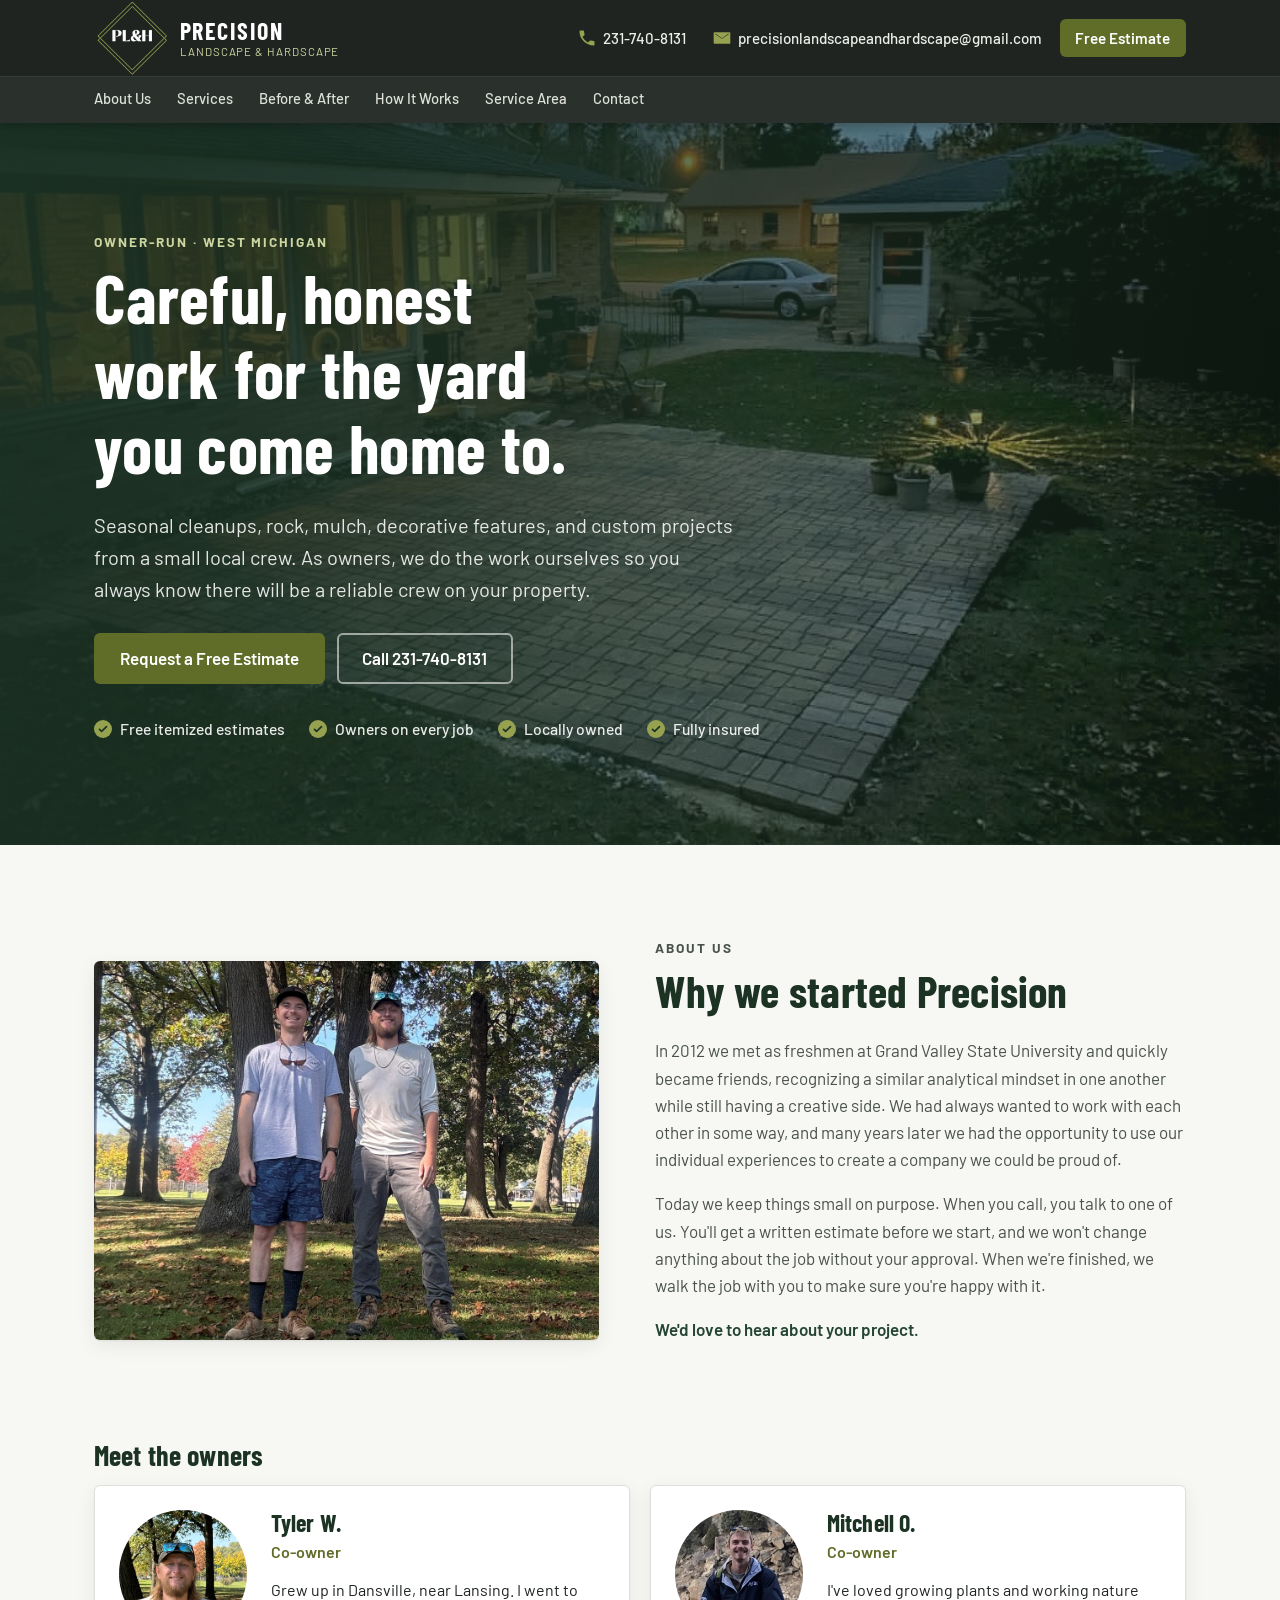
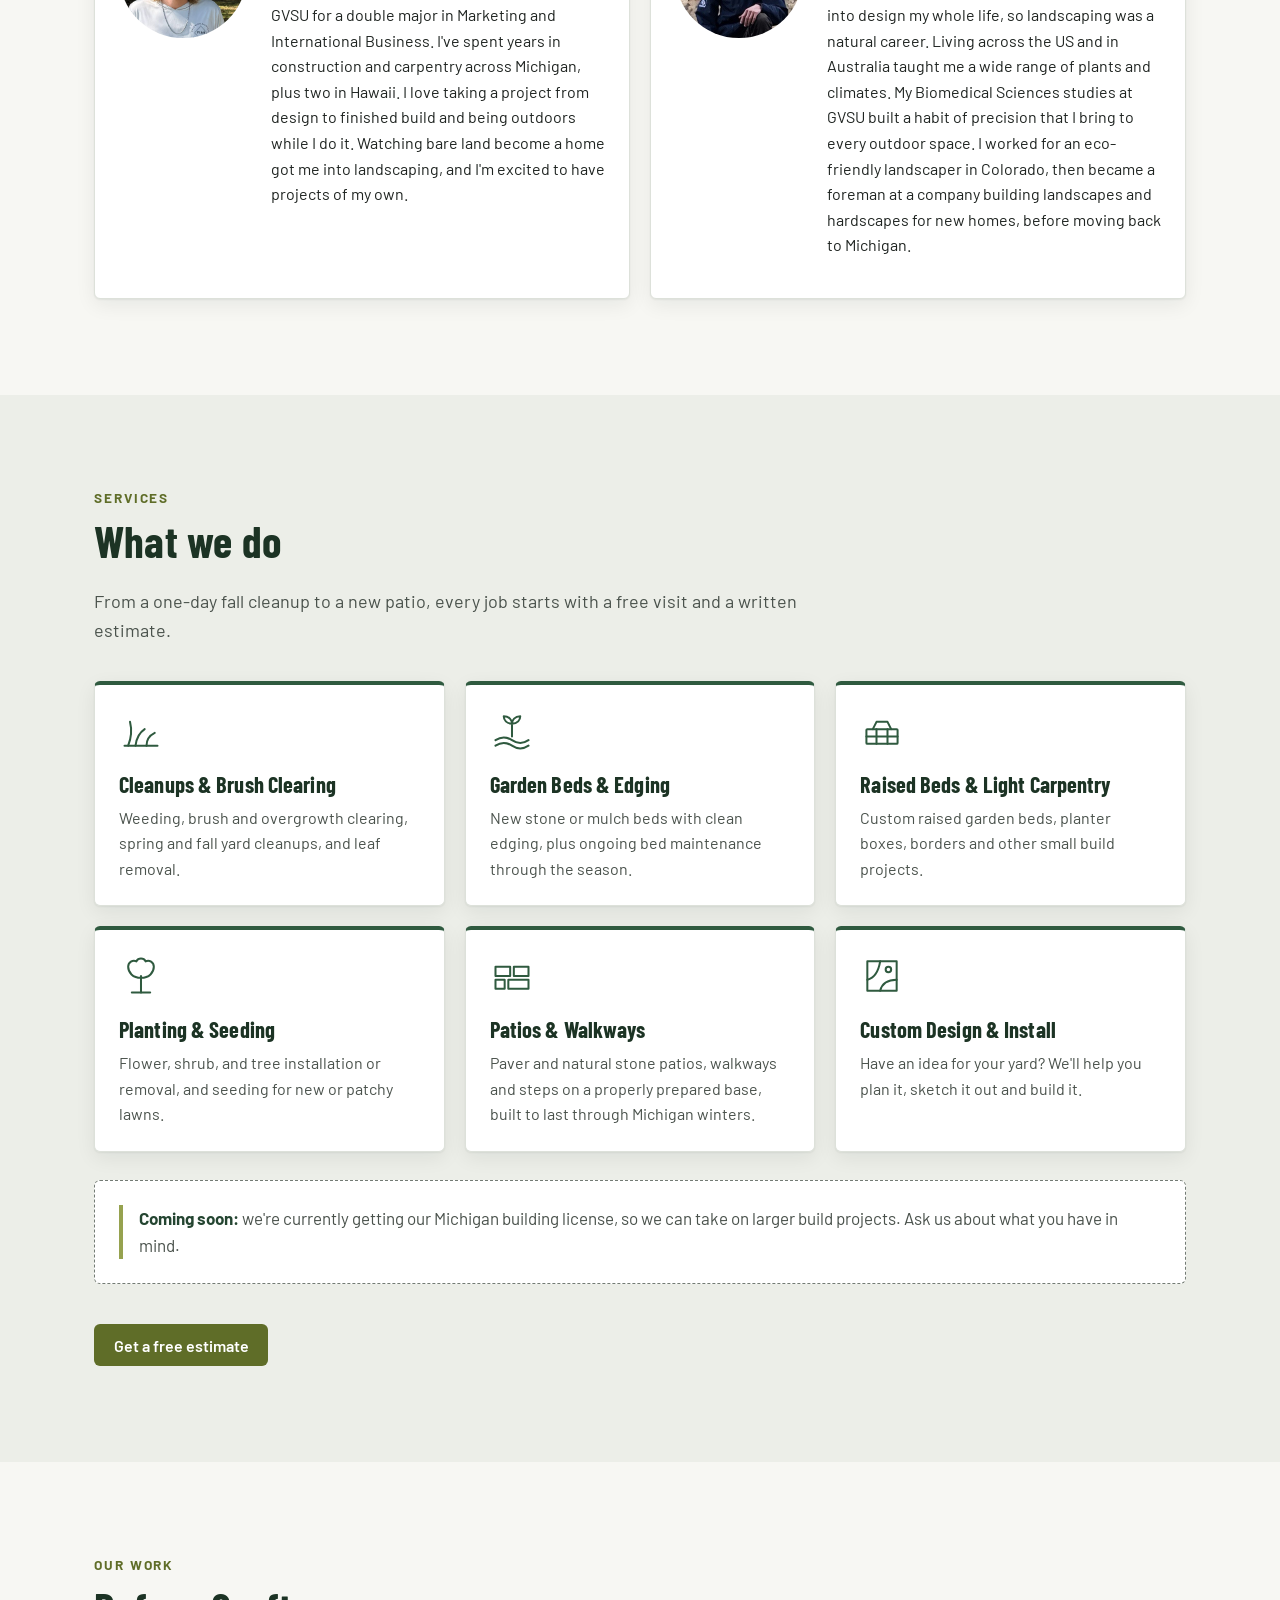
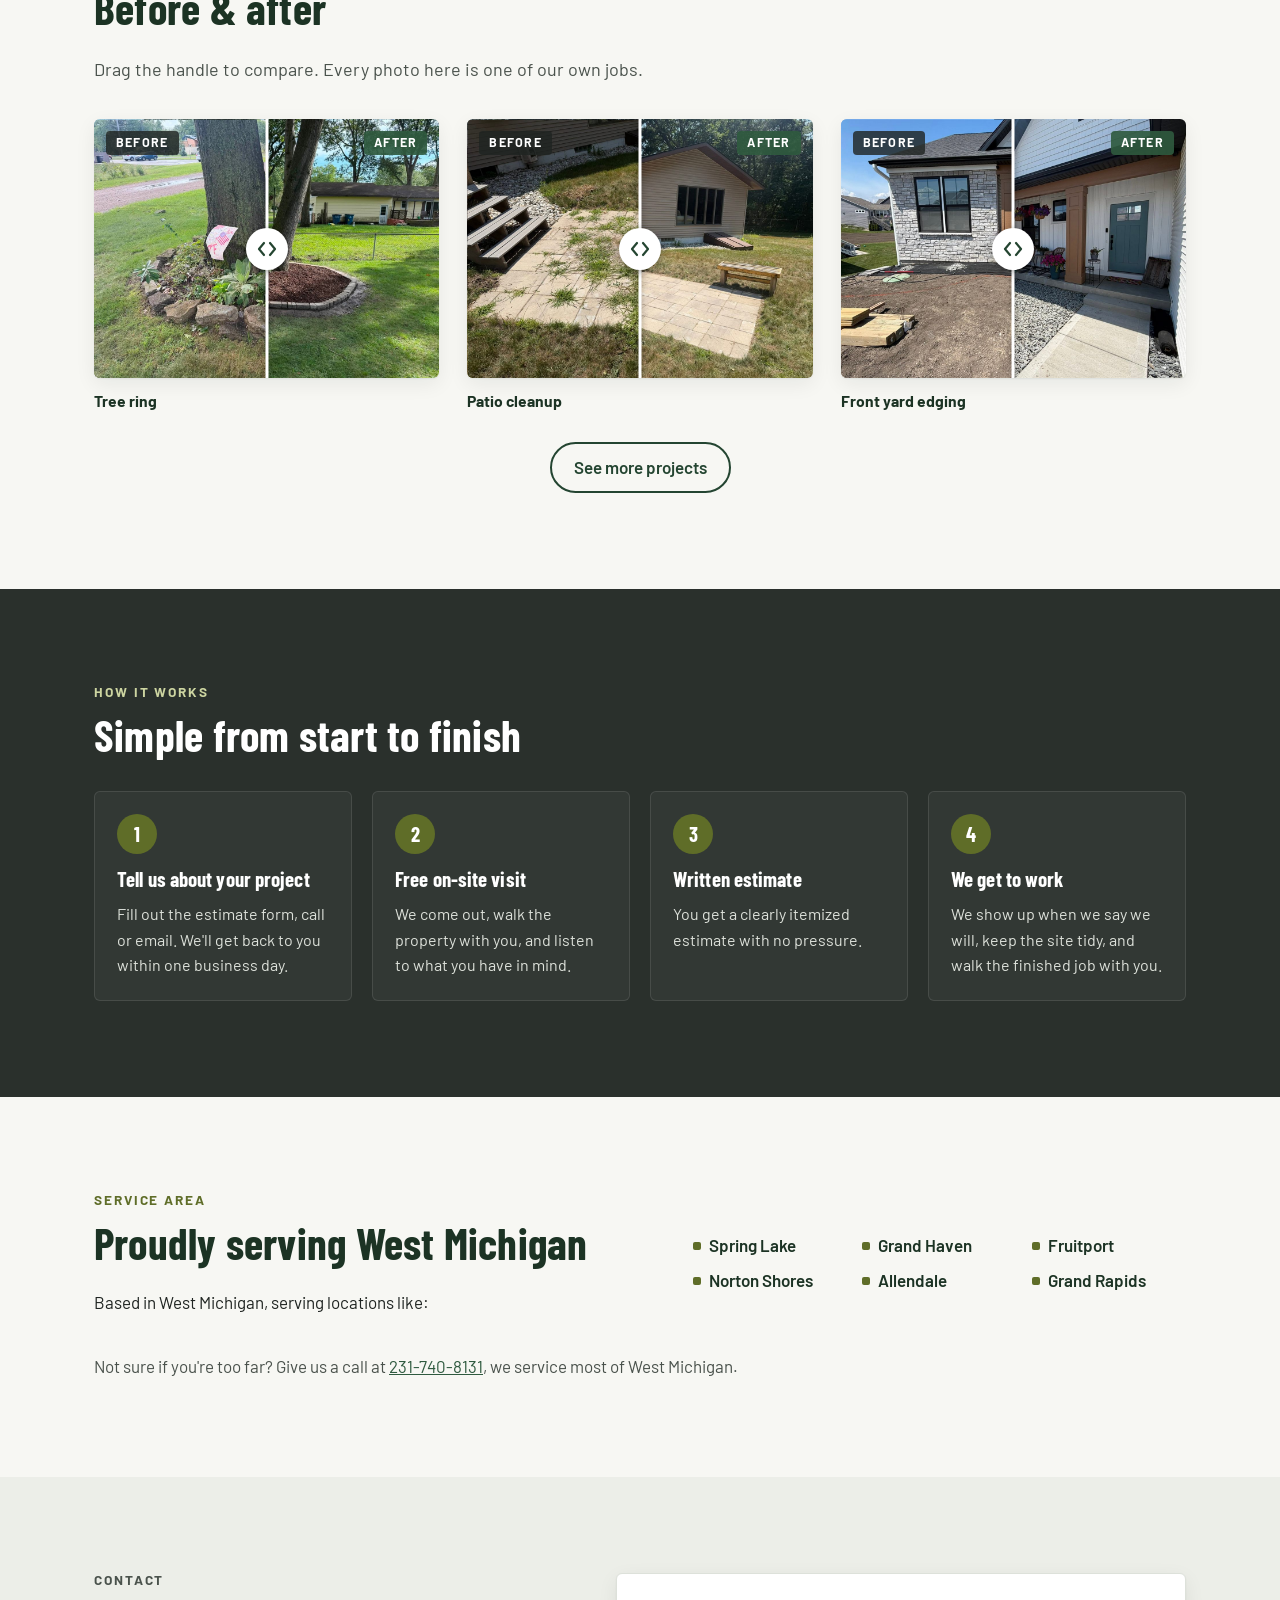
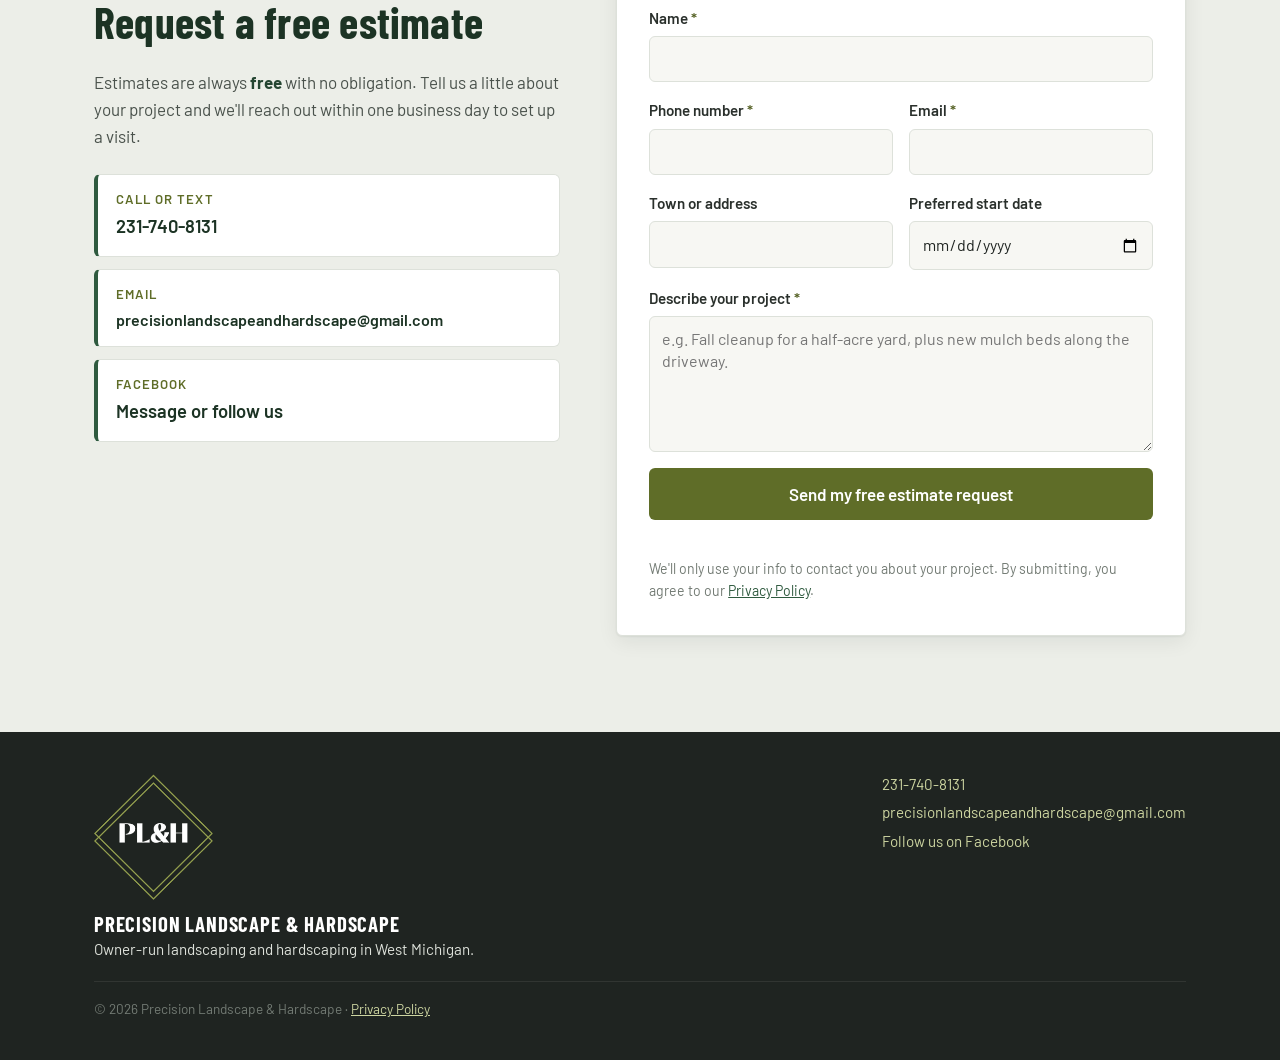
<file: index.html>
<!doctype html>
<html lang="en">
<head>
  <meta charset="utf-8">
  <meta name="viewport" content="width=device-width, initial-scale=1">
  <title>Precision Landscape &amp; Hardscape | West Michigan</title>
  <meta name="description" content="Precision Landscape & Hardscape is a small, owner-run crew in West Michigan doing seasonal cleanups, garden beds, patios, walkways and custom landscape projects. Free estimates.">
  <meta name="theme-color" content="#1f2421">
  <meta property="og:title" content="Precision Landscape & Hardscape">
  <meta property="og:description" content="Owner-run landscaping and hardscaping in West Michigan. Free estimates.">
  <meta property="og:type" content="website">
  <link rel="icon" href="assets/favicon-32.png" type="image/png" sizes="32x32">
  <link rel="apple-touch-icon" href="assets/apple-touch-icon.png">
  <link rel="preconnect" href="https://fonts.googleapis.com">
  <link rel="preconnect" href="https://fonts.gstatic.com" crossorigin>
  <link href="https://fonts.googleapis.com/css2?family=Barlow+Condensed:wght@600;700&family=Barlow:wght@400;500;600&display=swap" rel="stylesheet">
  <link rel="stylesheet" href="styles.css">
</head>
<body>
  <a class="skip-link" href="#main">Skip to content</a>

  <!-- Persistent header: brand, phone, email and the estimate button stay visible on every scroll position -->
  <header class="site-header">
    <div class="header-bar wrap">
      <a class="brand" href="#top" aria-label="Precision Landscape & Hardscape, back to top">
        <img class="brand-mark" src="assets/mark-color.png" alt="" width="256" height="256">
        <span class="brand-text">
          <span class="brand-name">Precision</span>
          <span class="brand-sub">Landscape &amp; Hardscape</span>
        </span>
      </a>

      <div class="header-contact">
        <a class="contact-link" href="tel:+12317408131">
          <svg viewBox="0 0 24 24" aria-hidden="true"><path d="M6.6 10.8a15.1 15.1 0 0 0 6.6 6.6l2.2-2.2a1 1 0 0 1 1-.25 11.4 11.4 0 0 0 3.6.57 1 1 0 0 1 1 1V20a1 1 0 0 1-1 1A17 17 0 0 1 3 4a1 1 0 0 1 1-1h3.5a1 1 0 0 1 1 1c0 1.25.2 2.45.57 3.57a1 1 0 0 1-.25 1Z"/></svg>
          <span class="contact-text">231-740-8131</span>
        </a>
        <a class="contact-link" href="mailto:precisionlandscapeandhardscape@gmail.com">
          <svg viewBox="0 0 24 24" aria-hidden="true"><path d="M3 5h18a1 1 0 0 1 1 1v12a1 1 0 0 1-1 1H3a1 1 0 0 1-1-1V6a1 1 0 0 1 1-1Zm9 7.2L4.4 7H4v.6l8 5.4 8-5.4V7h-.4Z"/></svg>
          <span class="contact-text contact-email">precisionlandscapeandhardscape@gmail.com</span>
        </a>
        <a class="btn btn-primary js-open-estimate" href="#estimate">
          Free Estimate
        </a>
      </div>
    </div>

    <nav class="site-nav" aria-label="Sections">
      <ul class="wrap">
        <li><a href="#about">About Us</a></li>
        <li><a href="#services">Services</a></li>
        <li><a href="#work">Before &amp; After</a></li>
        <li><a href="#process">How It Works</a></li>
        <li><a href="#area">Service Area</a></li>
        <li><a href="#estimate">Contact</a></li>
      </ul>
    </nav>
  </header>

  <main id="main">
    <!-- HERO -->
    <section class="hero" id="top">
      <div class="wrap hero-inner">
        <p class="eyebrow">Owner-run &middot; West Michigan</p>
        <h1>Careful, honest work for the yard you come home to.</h1>
        <p class="hero-lede">
          Seasonal cleanups, rock, mulch, decorative features, and custom
          projects from a small local crew. As owners, we do the work
          ourselves so you always know there will be a reliable crew on your
          property.
        </p>
        <div class="hero-actions">
          <a class="btn btn-primary btn-lg js-open-estimate" href="#estimate">Request a Free Estimate</a>
          <a class="btn btn-ghost btn-lg" href="tel:+12317408131">Call 231-740-8131</a>
        </div>
        <ul class="trust-row" aria-label="Why customers choose us">
          <li>Free itemized estimates</li>
          <li>Owners on every job</li>
          <li>Locally owned</li>
          <li>Fully insured</li>
        </ul>
      </div>
    </section>

    <!-- ABOUT -->
    <section class="section" id="about" aria-labelledby="about-title">
      <div class="wrap about-grid">
        <figure class="about-photo">
          <img src="assets/img/owners.jpg" alt="Tyler W. and Mitchell O., the owners of Precision Landscape &amp; Hardscape, standing under large oak trees" width="1200" height="900" loading="lazy">
        </figure>
        <div class="about-copy">
          <p class="eyebrow">About Us</p>
          <h2 id="about-title">Why we started Precision</h2>
          <p>
            In 2012 we met as freshmen at Grand Valley State University and
            quickly became friends, recognizing a similar analytical mindset in
            one another while still having a creative side. We had always wanted
            to work with each other in some way, and many years later we had the
            opportunity to use our individual experiences to create a company we
            could be proud of.
          </p>
          <p>
            Today we keep things small on purpose. When you call, you talk to
            one of us. You'll get a written estimate before we start, and we
            won't change anything about the job without your approval. When we're
            finished, we walk the job with you to make sure you're happy with
            it.
          </p>
          <p class="about-signoff">We'd love to hear about your project.</p>
        </div>
      </div>

      <div class="wrap team">
        <h3 class="team-title">Meet the owners</h3>
        <div class="team-grid">
          <article class="person">
            <img class="person-photo" src="assets/img/tyler.jpg" alt="Tyler W." width="800" height="800" loading="lazy">
            <div>
              <h4>Tyler W.</h4>
              <p class="person-role">Co-owner</p>
              <p>
                Grew up in Dansville, near Lansing. I went to GVSU for a double
                major in Marketing and International Business. I've spent years
                in construction and carpentry across Michigan, plus two in
                Hawaii. I love taking a project from design to finished build and
                being outdoors while I do it. Watching bare land become a home
                got me into landscaping, and I'm excited to have projects of my
                own.
              </p>
            </div>
          </article>
          <article class="person">
            <img class="person-photo" src="assets/img/mitchell.jpg" alt="Mitchell O." width="500" height="500" loading="lazy">
            <div>
              <h4>Mitchell O.</h4>
              <p class="person-role">Co-owner</p>
              <p>
                I've loved growing plants and working nature into design my whole
                life, so landscaping was a natural career. Living across the US
                and in Australia taught me a wide range of plants and climates.
                My Biomedical Sciences studies at GVSU built a habit of precision
                that I bring to every outdoor space. I worked for an eco-friendly
                landscaper in Colorado, then became a foreman at a company
                building landscapes and hardscapes for new homes, before moving
                back to Michigan.
              </p>
            </div>
          </article>
        </div>
      </div>
    </section>

    <!-- SERVICES -->
    <section class="section section-tint" id="services" aria-labelledby="services-title">
      <div class="wrap">
        <p class="eyebrow">Services</p>
        <h2 id="services-title">What we do</h2>
        <p class="section-lede">From a one-day fall cleanup to a new patio, every job starts with a free visit and a written estimate.</p>

        <div class="service-grid">
          <article class="service">
            <svg class="service-icon" viewBox="0 0 48 48" aria-hidden="true"><path d="M10 40c4-10 4-18 2-26M18 40c1-8 4-14 10-18M30 40c0-6 3-11 9-14" /><path d="M6 40h36" /></svg>
            <h3>Cleanups &amp; Brush Clearing</h3>
            <p>Weeding, brush and overgrowth clearing, spring and fall yard cleanups, and leaf removal.</p>
          </article>
          <article class="service">
            <svg class="service-icon" viewBox="0 0 48 48" aria-hidden="true"><path d="M6 34c6-4 12-4 18 0s12 4 18 0" /><path d="M6 40c6-4 12-4 18 0s12 4 18 0" /><path d="M24 30V16m0 0c-6 0-9-4-9-8 6 0 9 4 9 8Zm0 0c6 0 9-4 9-8-6 0-9 4-9 8Z" /></svg>
            <h3>Garden Beds &amp; Edging</h3>
            <p>New stone or mulch beds with clean edging, plus ongoing bed maintenance through the season.</p>
          </article>
          <article class="service">
            <svg class="service-icon" viewBox="0 0 48 48" aria-hidden="true"><rect x="7" y="22" width="34" height="16" rx="1" /><path d="M7 30h34M18 22v16M30 22v16M14 22l4-8h12l4 8" /></svg>
            <h3>Raised Beds &amp; Light Carpentry</h3>
            <p>Custom raised garden beds, planter boxes, borders and other small build projects.</p>
          </article>
          <article class="service">
            <svg class="service-icon" viewBox="0 0 48 48" aria-hidden="true"><path d="M24 42V24" /><path d="M24 26c-9 0-14-6-14-12 0-5 5-8 9-6 2-4 8-4 10 0 4-2 9 1 9 6 0 6-5 12-14 12Z" /><path d="M14 42h20" /></svg>
            <h3>Planting &amp; Seeding</h3>
            <p>Flower, shrub, and tree installation or removal, and seeding for new or patchy lawns.</p>
          </article>
          <article class="service">
            <svg class="service-icon" viewBox="0 0 48 48" aria-hidden="true"><path d="M6 14h16v10H6zM26 14h16v10H26zM6 28h10v10H6zM20 28h22v10H20z" /></svg>
            <h3>Patios &amp; Walkways</h3>
            <p>Paver and natural stone patios, walkways and steps on a properly prepared base, built to last through Michigan winters.</p>
          </article>
          <article class="service">
            <svg class="service-icon" viewBox="0 0 48 48" aria-hidden="true"><path d="M8 40V8h32v32Z" /><path d="M8 28c8-2 12-8 14-20M22 40c2-8 8-12 18-12" /><circle cx="31" cy="17" r="3" /></svg>
            <h3>Custom Design &amp; Install</h3>
            <p>Have an idea for your yard? We'll help you plan it, sketch it out and build it.</p>
          </article>
        </div>

        <div class="services-extra">
          <p class="license-note">
            <strong>Coming soon:</strong> we're currently getting our Michigan
            building license, so we can take on larger build projects. Ask us about
            what you have in mind.
          </p>
        </div>

        <div class="section-cta">
          <a class="btn btn-primary js-open-estimate" href="#estimate">Get a free estimate</a>
        </div>
      </div>
    </section>

    <!-- BEFORE & AFTER -->
    <section class="section" id="work" aria-labelledby="work-title">
      <div class="wrap">
        <p class="eyebrow">Our Work</p>
        <h2 id="work-title">Before &amp; after</h2>
        <p class="section-lede">Drag the handle to compare. Every photo here is one of our own jobs.</p>

        <!-- Each pair must use the same photo size. Landscape pairs are 1200x900; add class "ba-tall" for portrait pairs (900x1200). -->
        <div class="ba-grid">
          <figure class="ba">
            <div class="ba-frame" style="--pos: 50%">
              <img class="ba-after" src="assets/img/work/tree-ring-after.jpg" alt="After: tree base with a clean border and fresh mulch" width="1200" height="900" loading="lazy">
              <img class="ba-before" src="assets/img/work/tree-ring-before.jpg" alt="Before: tree base with an old ring of rocks" width="1200" height="900" loading="lazy">
              <span class="ba-tag ba-tag-before" aria-hidden="true">Before</span>
              <span class="ba-tag ba-tag-after" aria-hidden="true">After</span>
              <input class="ba-range" type="range" min="0" max="100" value="50" aria-label="Compare before and after">
            </div>
            <figcaption><strong>Tree ring</strong></figcaption>
          </figure>
          <figure class="ba">
            <div class="ba-frame" style="--pos: 50%">
              <img class="ba-after" src="assets/img/work/patio-after.jpg" alt="After: clean paver patio with a bench" width="1200" height="900" loading="lazy">
              <img class="ba-before" src="assets/img/work/patio-before.jpg" alt="Before: paver patio overgrown with weeds" width="1200" height="900" loading="lazy">
              <span class="ba-tag ba-tag-before" aria-hidden="true">Before</span>
              <span class="ba-tag ba-tag-after" aria-hidden="true">After</span>
              <input class="ba-range" type="range" min="0" max="100" value="50" aria-label="Compare before and after">
            </div>
            <figcaption><strong>Patio cleanup</strong></figcaption>
          </figure>
          <figure class="ba">
            <div class="ba-frame" style="--pos: 50%">
              <img class="ba-after" src="assets/img/work/front-yard-after.jpg" alt="After: front yard with a curved gravel border" width="1200" height="900" loading="lazy">
              <img class="ba-before" src="assets/img/work/front-yard-before.jpg" alt="Before: bare graded soil in front of the house" width="1200" height="900" loading="lazy">
              <span class="ba-tag ba-tag-before" aria-hidden="true">Before</span>
              <span class="ba-tag ba-tag-after" aria-hidden="true">After</span>
              <input class="ba-range" type="range" min="0" max="100" value="50" aria-label="Compare before and after">
            </div>
            <figcaption><strong>Front yard edging</strong></figcaption>
          </figure>
        </div>

        <details class="ba-more">
          <summary><span class="ba-more-open">See more projects</span><span class="ba-more-close">Show fewer projects</span></summary>
          <div class="ba-grid">
            <figure class="ba ba-tall">
              <div class="ba-frame" style="--pos: 50%">
                <img class="ba-after" src="assets/img/work/fall-cleanup-after.jpg" alt="After: front walkway and lawn cleared of leaves" width="720" height="960" loading="lazy">
                <img class="ba-before" src="assets/img/work/fall-cleanup-before.jpg" alt="Before: front walkway and lawn covered in fallen leaves" width="720" height="960" loading="lazy">
                <span class="ba-tag ba-tag-before" aria-hidden="true">Before</span>
                <span class="ba-tag ba-tag-after" aria-hidden="true">After</span>
                <input class="ba-range" type="range" min="0" max="100" value="50" aria-label="Compare before and after">
              </div>
              <figcaption><strong>Fall cleanup</strong></figcaption>
            </figure>
            <figure class="ba ba-tall">
              <div class="ba-frame" style="--pos: 50%">
                <img class="ba-after" src="assets/img/work/rock-steps-after.jpg" alt="After: finished natural stone steps up a slope" width="900" height="1200" loading="lazy">
                <img class="ba-before" src="assets/img/work/rock-steps-before.jpg" alt="Before: large stones set out along the slope" width="900" height="1200" loading="lazy">
                <span class="ba-tag ba-tag-before" aria-hidden="true">Before</span>
                <span class="ba-tag ba-tag-after" aria-hidden="true">After</span>
                <input class="ba-range" type="range" min="0" max="100" value="50" aria-label="Compare before and after">
              </div>
              <figcaption><strong>Natural stone steps</strong></figcaption>
            </figure>
            <figure class="ba ba-tall">
              <div class="ba-frame" style="--pos: 50%">
                <img class="ba-after" src="assets/img/work/walkway-after.jpg" alt="After: paver walkway along the side of the house" width="900" height="1200" loading="lazy">
                <img class="ba-before" src="assets/img/work/walkway-before.jpg" alt="Before: prepared base with landscape fabric" width="900" height="1200" loading="lazy">
                <span class="ba-tag ba-tag-before" aria-hidden="true">Before</span>
                <span class="ba-tag ba-tag-after" aria-hidden="true">After</span>
                <input class="ba-range" type="range" min="0" max="100" value="50" aria-label="Compare before and after">
              </div>
              <figcaption><strong>Side walkway</strong></figcaption>
            </figure>
          </div>
        </details>
      </div>
    </section>

    <!-- PROCESS -->
    <section class="section section-dark" id="process" aria-labelledby="process-title">
      <div class="wrap">
        <p class="eyebrow">How It Works</p>
        <h2 id="process-title">Simple from start to finish</h2>
        <ol class="steps">
          <li>
            <h3>Tell us about your project</h3>
            <p>Fill out the estimate form, call or email. We'll get back to you within one business day.</p>
          </li>
          <li>
            <h3>Free on-site visit</h3>
            <p>We come out, walk the property with you, and listen to what you have in mind.</p>
          </li>
          <li>
            <h3>Written estimate</h3>
            <p>You get a clearly itemized estimate with no pressure.</p>
          </li>
          <li>
            <h3>We get to work</h3>
            <p>We show up when we say we will, keep the site tidy, and walk the finished job with you.</p>
          </li>
        </ol>
      </div>
    </section>

    <!-- SERVICE AREA -->
    <section class="section" id="area" aria-labelledby="area-title">
      <div class="wrap area">
        <div>
          <p class="eyebrow">Service Area</p>
          <h2 id="area-title">Proudly serving West Michigan</h2>
          <p>Based in West Michigan, serving locations like:</p>
        </div>
        <ul class="town-list">
          <li>Spring Lake</li>
          <li>Grand Haven</li>
          <li>Fruitport</li>
          <li>Norton Shores</li>
          <li>Allendale</li>
          <li>Grand Rapids</li>
        </ul>
        <p class="area-note">Not sure if you're too far? Give us a call at <a href="tel:+12317408131">231-740-8131</a>, we service most of West Michigan.</p>
      </div>
    </section>

    <!-- ESTIMATE / CONTACT -->
    <section class="section section-tint" id="estimate" aria-labelledby="estimate-title">
      <div class="wrap contact-grid">
        <div class="contact-intro">
          <p class="eyebrow">Contact</p>
          <h2 id="estimate-title">Request a free estimate</h2>
          <p>Estimates are always <strong>free</strong> with no obligation. Tell us a little about your project and we'll reach out within one business day to set up a visit.</p>
          <div class="contact-cards">
            <a class="contact-card" href="tel:+12317408131">
              <span class="contact-card-label">Call or text</span>
              <span class="contact-card-value">231-740-8131</span>
            </a>
            <a class="contact-card" href="mailto:precisionlandscapeandhardscape@gmail.com">
              <span class="contact-card-label">Email</span>
              <span class="contact-card-value contact-card-email">precisionlandscapeandhardscape@gmail.com</span>
            </a>
            <a class="contact-card" href="https://www.facebook.com/profile.php?id=61591860240047" target="_blank" rel="noopener">
              <span class="contact-card-label">Facebook</span>
              <span class="contact-card-value">Message or follow us</span>
            </a>
          </div>
        </div>

        <!-- The same form is cloned into the pop-up dialog by script.js -->
        <form class="estimate-form" id="estimate-form" action="https://api.web3forms.com/submit" method="POST">
          <input type="hidden" name="access_key" value="482f7cb2-e794-4a65-afd9-b64fe02d2db4">
          <input type="hidden" name="subject" value="New free estimate request (website)">
          <input type="hidden" name="from_name" value="Precision Landscape website">
          <input type="hidden" name="redirect" value="https://plh.us.com/thanks.html">
          <input type="checkbox" name="botcheck" class="hp" tabindex="-1" autocomplete="off" aria-hidden="true">

          <div class="field">
            <label for="f-name">Name <span class="req" aria-hidden="true">*</span></label>
            <input id="f-name" name="name" type="text" autocomplete="name" required>
          </div>
          <div class="field-row">
            <div class="field">
              <label for="f-phone">Phone number <span class="req" aria-hidden="true">*</span></label>
              <input id="f-phone" name="phone" type="tel" autocomplete="tel" inputmode="tel" required>
            </div>
            <div class="field">
              <label for="f-email">Email <span class="req" aria-hidden="true">*</span></label>
              <input id="f-email" name="email" type="email" autocomplete="email" required>
            </div>
          </div>
          <div class="field-row">
            <div class="field">
              <label for="f-town">Town or address</label>
              <input id="f-town" name="location" type="text" autocomplete="address-level2">
            </div>
            <div class="field">
              <label for="f-date">Preferred start date</label>
              <input id="f-date" name="preferred_start_date" type="date">
            </div>
          </div>
          <div class="field">
            <label for="f-message">Describe your project <span class="req" aria-hidden="true">*</span></label>
            <textarea id="f-message" name="message" rows="5" required placeholder="e.g. Fall cleanup for a half-acre yard, plus new mulch beds along the driveway."></textarea>
          </div>
          <button class="btn btn-primary btn-lg btn-block" type="submit">Send my free estimate request</button>
          <p class="form-status" role="status" aria-live="polite"></p>
          <p class="form-fine">We'll only use your info to contact you about your project. By submitting, you agree to our <a href="privacy.html">Privacy Policy</a>.</p>
        </form>
      </div>
    </section>
  </main>

  <footer class="site-footer">
    <div class="wrap footer-inner">
      <div>
        <img class="footer-logo" src="assets/mark-color.png" alt="PL&amp;H logo" width="256" height="256" loading="lazy">
        <p class="footer-brand">Precision Landscape &amp; Hardscape</p>
        <p>Owner-run landscaping and hardscaping in West Michigan.</p>
      </div>
      <div class="footer-contact">
        <a href="tel:+12317408131">231-740-8131</a>
        <a href="mailto:precisionlandscapeandhardscape@gmail.com">precisionlandscapeandhardscape@gmail.com</a>
        <a href="https://www.facebook.com/profile.php?id=61591860240047" target="_blank" rel="noopener">Follow us on Facebook</a>
      </div>
      <p class="footer-copy">&copy; <span id="year">2026</span> Precision Landscape &amp; Hardscape &middot; <a href="privacy.html">Privacy Policy</a></p>
    </div>
  </footer>

  <!-- Estimate pop-up (filled with a copy of the form by script.js) -->
  <dialog class="estimate-dialog" id="estimate-dialog" aria-labelledby="dialog-title">
    <div class="dialog-head">
      <div>
        <h2 id="dialog-title">Request a free estimate</h2>
        <p>Free, no obligation. We'll reply within one business day.</p>
      </div>
      <button class="dialog-close" type="button" aria-label="Close">&times;</button>
    </div>
    <div class="dialog-body"></div>
  </dialog>

  <script src="script.js"></script>
</body>
</html>
</file>
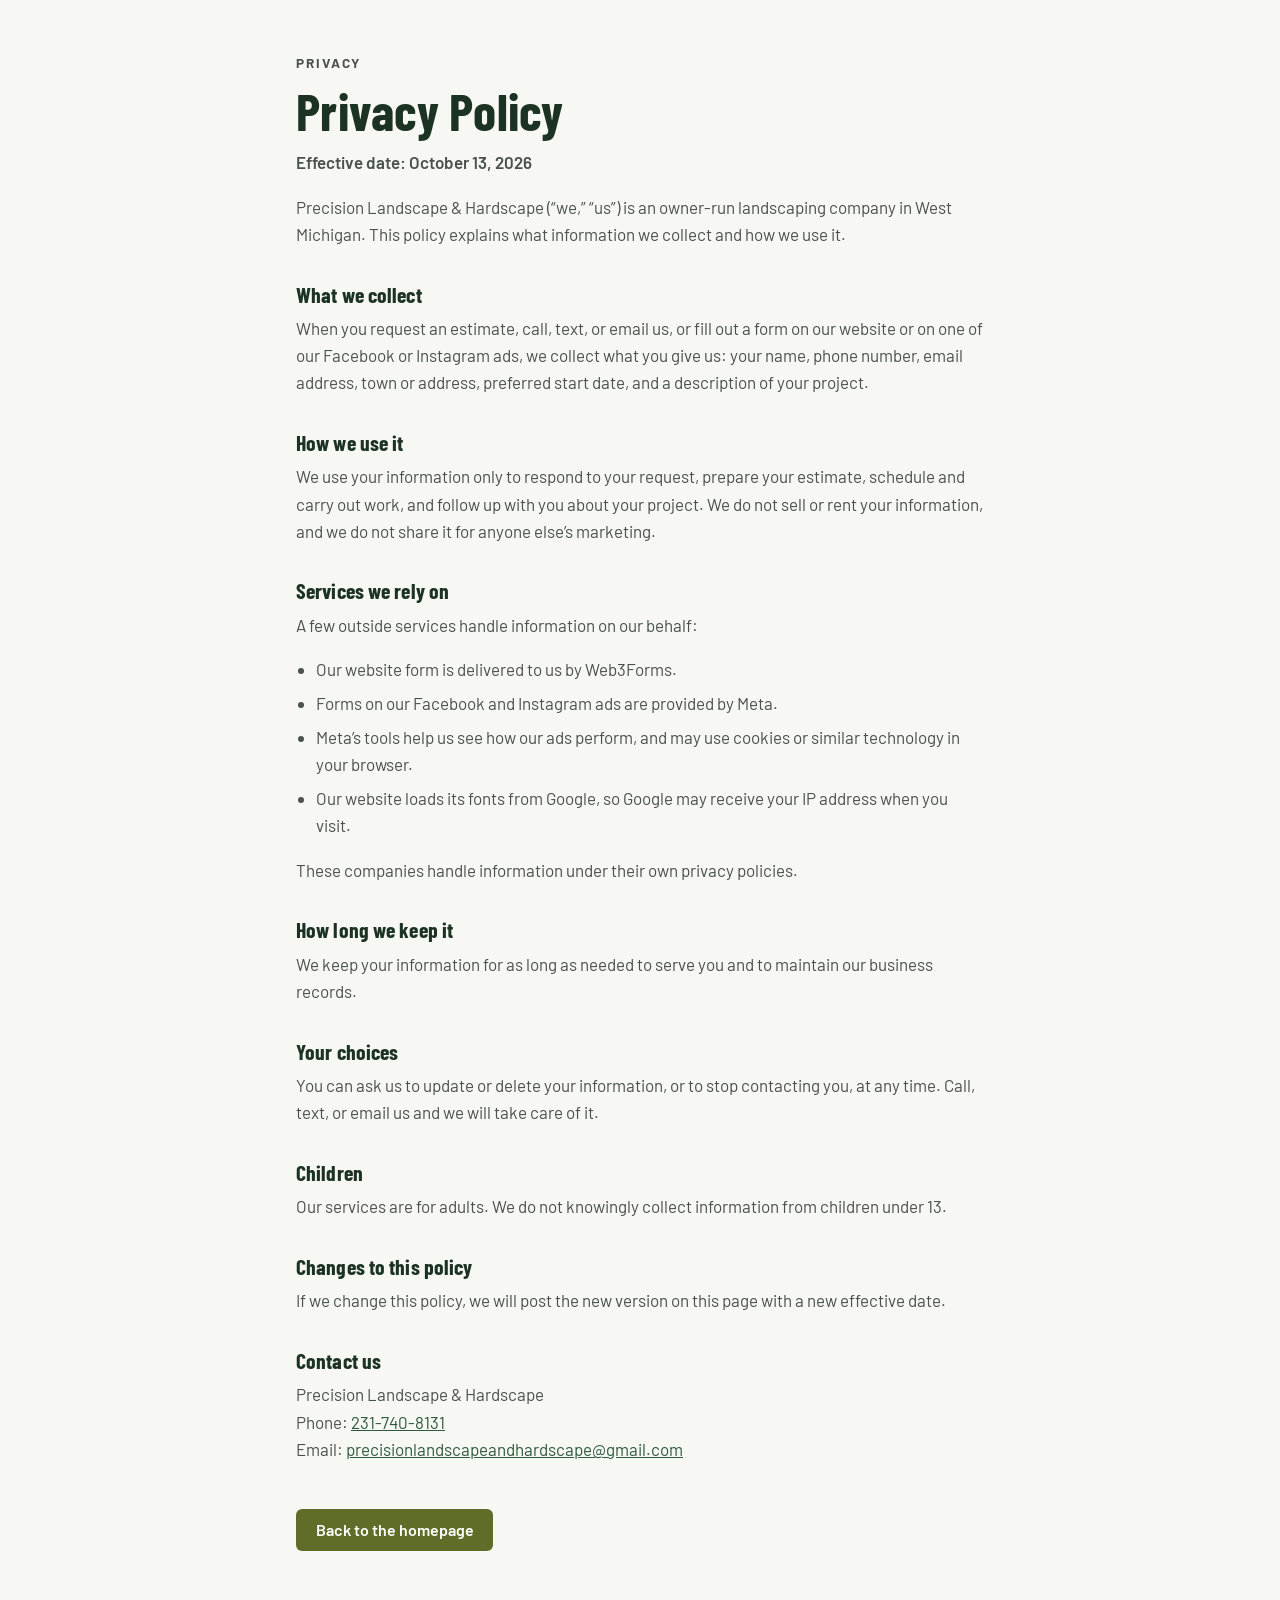
<file: privacy.html>
<!doctype html>
<html lang="en">
<head>
  <meta charset="utf-8">
  <meta name="viewport" content="width=device-width, initial-scale=1">
  <title>Privacy Policy | Precision Landscape &amp; Hardscape</title>
  <meta name="description" content="How Precision Landscape & Hardscape collects and uses the information you share when you request an estimate.">
  <meta name="theme-color" content="#1f2421">
  <link rel="icon" href="assets/favicon-32.png" type="image/png" sizes="32x32">
  <link rel="apple-touch-icon" href="assets/apple-touch-icon.png">
  <link rel="preconnect" href="https://fonts.googleapis.com">
  <link rel="preconnect" href="https://fonts.gstatic.com" crossorigin>
  <link href="https://fonts.googleapis.com/css2?family=Barlow+Condensed:wght@600;700&family=Barlow:wght@400;500;600&display=swap" rel="stylesheet">
  <link rel="stylesheet" href="styles.css">
</head>
<body>
  <main class="policy">
    <div class="wrap">
      <p class="eyebrow">Privacy</p>
      <h1>Privacy Policy</h1>
      <p class="policy-date">Effective date: October 13, 2026</p>

      <p>
        Precision Landscape &amp; Hardscape (&ldquo;we,&rdquo; &ldquo;us&rdquo;) is an
        owner-run landscaping company in West Michigan. This policy explains what
        information we collect and how we use it.
      </p>

      <h2>What we collect</h2>
      <p>
        When you request an estimate, call, text, or email us, or fill out a form
        on our website or on one of our Facebook or Instagram ads, we collect what
        you give us: your name, phone number, email address, town or address,
        preferred start date, and a description of your project.
      </p>

      <h2>How we use it</h2>
      <p>
        We use your information only to respond to your request, prepare your
        estimate, schedule and carry out work, and follow up with you about your
        project. We do not sell or rent your information, and we do not share it
        for anyone else&rsquo;s marketing.
      </p>

      <h2>Services we rely on</h2>
      <p>A few outside services handle information on our behalf:</p>
      <ul>
        <li>Our website form is delivered to us by Web3Forms.</li>
        <li>Forms on our Facebook and Instagram ads are provided by Meta.</li>
        <li>
          Meta&rsquo;s tools help us see how our ads perform, and may use cookies or
          similar technology in your browser.
        </li>
        <li>
          Our website loads its fonts from Google, so Google may receive your
          IP address when you visit.
        </li>
      </ul>
      <p>These companies handle information under their own privacy policies.</p>

      <h2>How long we keep it</h2>
      <p>
        We keep your information for as long as needed to serve you and to
        maintain our business records.
      </p>

      <h2>Your choices</h2>
      <p>
        You can ask us to update or delete your information, or to stop contacting
        you, at any time. Call, text, or email us and we will take care of it.
      </p>

      <h2>Children</h2>
      <p>
        Our services are for adults. We do not knowingly collect information from
        children under 13.
      </p>

      <h2>Changes to this policy</h2>
      <p>
        If we change this policy, we will post the new version on this page with
        a new effective date.
      </p>

      <h2>Contact us</h2>
      <p>
        Precision Landscape &amp; Hardscape<br>
        Phone: <a href="tel:+12317408131">231-740-8131</a><br>
        Email: <a href="mailto:precisionlandscapeandhardscape@gmail.com">precisionlandscapeandhardscape@gmail.com</a>
      </p>

      <p><a class="btn btn-primary" href="./">Back to the homepage</a></p>
    </div>
  </main>
</body>
</html>
</file>
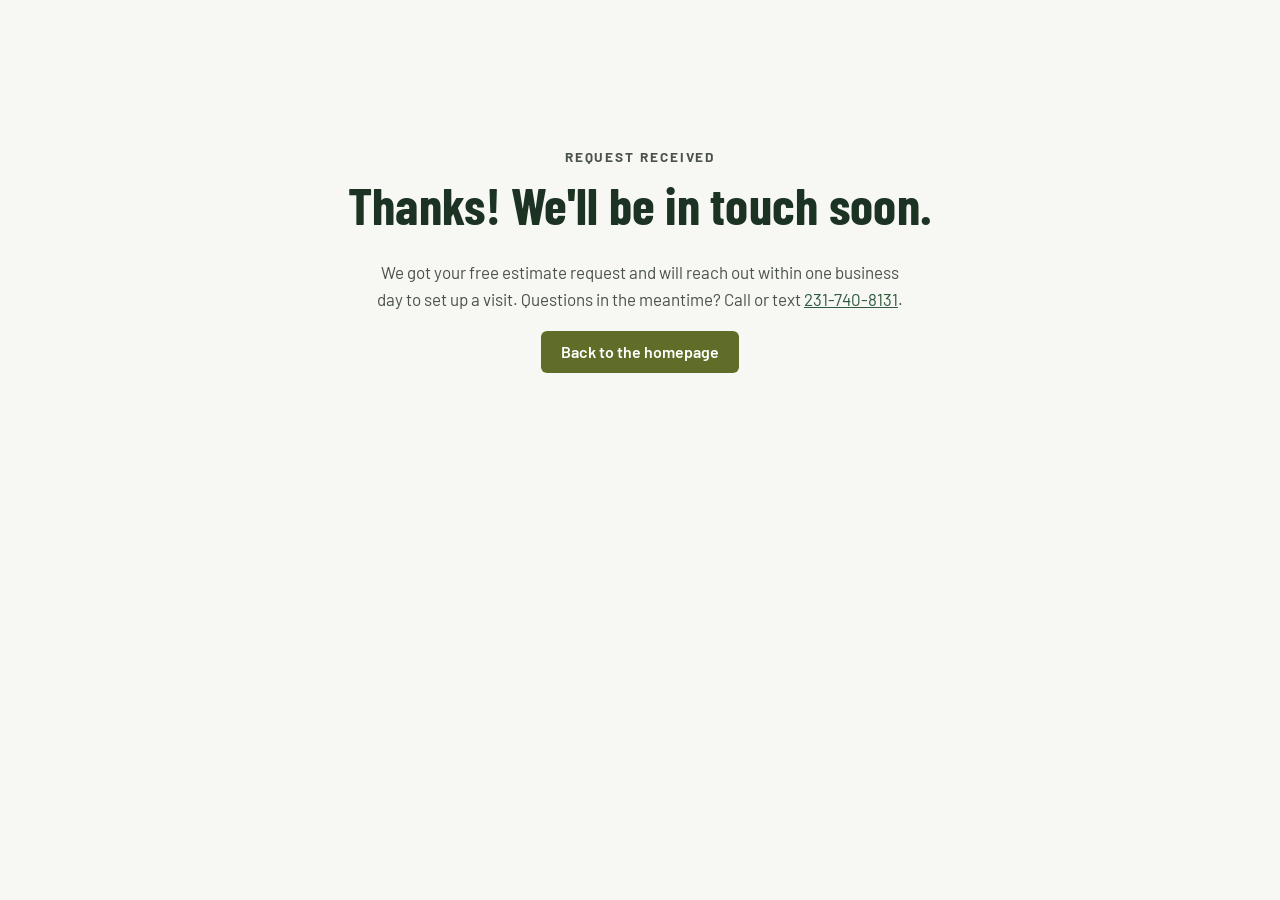
<file: thanks.html>
<!doctype html>
<html lang="en">
<head>
  <meta charset="utf-8">
  <meta name="viewport" content="width=device-width, initial-scale=1">
  <title>Thank You | Precision Landscape &amp; Hardscape</title>
  <meta name="robots" content="noindex">
  <link rel="icon" href="assets/favicon-32.png" type="image/png" sizes="32x32">
  <link rel="apple-touch-icon" href="assets/apple-touch-icon.png">
  <link rel="preconnect" href="https://fonts.googleapis.com">
  <link rel="preconnect" href="https://fonts.gstatic.com" crossorigin>
  <link href="https://fonts.googleapis.com/css2?family=Barlow+Condensed:wght@600;700&family=Barlow:wght@400;500;600&display=swap" rel="stylesheet">
  <link rel="stylesheet" href="styles.css">
</head>
<body>
  <!-- Shown after a form submission when JavaScript is off (Web3Forms redirect) -->
  <main class="thanks">
    <div class="wrap">
      <p class="eyebrow">Request received</p>
      <h1>Thanks! We'll be in touch soon.</h1>
      <p>We got your free estimate request and will reach out within one business day to set up a visit. Questions in the meantime? Call or text <a href="tel:+12317408131">231-740-8131</a>.</p>
      <p><a class="btn btn-primary" href="./">Back to the homepage</a></p>
    </div>
  </main>
</body>
</html>
</file>
<file: styles.css>
/* Precision Landscape & Hardscape
   Palette per client brief: gray / dark gray / dark green / olive green */
:root {
  --charcoal: #1f2421;
  --gray-900: #2a302c;
  --gray-700: #4a524c;
  --gray-500: #737b74;
  --gray-200: #dde1da;
  --gray-100: #eceee8;
  --paper: #f7f7f3;
  --white: #ffffff;

  --green-900: #1c3324;
  --green-800: #244531;
  --green-700: #2f5a3f;
  --olive-700: #535f22;
  --olive-600: #5f6d28;  /* buttons: 5.6:1 with white text */
  --olive-400: #96a24f;
  --olive-200: #cdd5a1;

  --text: #1f2421;
  --text-muted: #4a524c;

  --radius: 6px;
  --shadow: 0 1px 2px rgba(20, 30, 22, .06), 0 6px 20px rgba(20, 30, 22, .07);
  --header-h: 112px;
  --font-body: "Barlow", system-ui, -apple-system, "Segoe UI", sans-serif;
  --font-head: "Barlow Condensed", "Arial Narrow", system-ui, sans-serif;
}

*, *::before, *::after { box-sizing: border-box; }
html { scroll-behavior: smooth; scroll-padding-top: calc(var(--header-h) + 8px); -webkit-text-size-adjust: 100%; }
@media (prefers-reduced-motion: reduce) { html { scroll-behavior: auto; } }

body {
  margin: 0;
  background: var(--paper);
  color: var(--text);
  font-family: var(--font-body);
  font-size: 1.0625rem;
  line-height: 1.6;
  overflow-x: hidden;
}
img { max-width: 100%; height: auto; display: block; }
a { color: var(--green-700); }
h1, h2, h3, h4 { font-family: var(--font-head); font-weight: 700; line-height: 1.1; margin: 0 0 .5em; letter-spacing: .005em; }
h2 { font-size: clamp(2rem, 4vw, 2.75rem); color: var(--green-900); }
h3 { font-size: 1.4rem; }
p { margin: 0 0 1em; }

.wrap { width: 100%; max-width: 1140px; margin: 0 auto; padding: 0 16px; }
@media (min-width: 640px) { .wrap { padding: 0 24px; } }

.skip-link { position: absolute; left: -9999px; top: 8px; z-index: 100; background: var(--white); padding: 8px 12px; }
.skip-link:focus { left: 8px; }

:focus-visible { outline: 3px solid var(--olive-400); outline-offset: 2px; }

/* ---------- Buttons ---------- */
.btn {
  display: inline-flex; align-items: center; justify-content: center; gap: .4em;
  padding: .6em 1.1em;
  border: 2px solid transparent; border-radius: var(--radius);
  font: 600 1rem/1.2 var(--font-body);
  text-decoration: none; cursor: pointer; white-space: nowrap;
  transition: background-color .15s, border-color .15s, color .15s;
}
.btn-primary { background: var(--olive-600); color: var(--white); }
.btn-primary:hover { background: var(--olive-700); }
.btn-ghost { border-color: rgba(255,255,255,.55); color: var(--white); }
.btn-ghost:hover { background: rgba(255,255,255,.1); border-color: var(--white); }
.btn-lg { padding: .8em 1.4em; font-size: 1.0625rem; }
.btn-block { width: 100%; }

/* ---------- Header ---------- */
.site-header {
  position: sticky; top: 0; z-index: 50;
  background: var(--charcoal);
  color: var(--white);
  box-shadow: 0 2px 10px rgba(0,0,0,.25);
}
.header-bar { display: flex; align-items: center; justify-content: space-between; gap: 12px; min-height: 76px; }
.brand { display: flex; align-items: center; gap: 10px; color: var(--white); text-decoration: none; min-width: 0; }
.brand-mark { width: 76px; height: 76px; flex: none; margin: -2px 0; }
.brand-text { display: flex; flex-direction: column; line-height: 1; min-width: 0; }
.brand-name { font: 700 1.5rem/1 var(--font-head); letter-spacing: .06em; text-transform: uppercase; }
.brand-sub { font-size: .72rem; letter-spacing: .08em; text-transform: uppercase; color: var(--olive-200); margin-top: 3px; white-space: nowrap; }

.header-contact { display: flex; align-items: center; gap: 6px; flex: none; }
.contact-link {
  display: inline-flex; align-items: center; gap: 6px;
  color: var(--gray-100); text-decoration: none; font-weight: 500; font-size: .95rem;
  padding: 8px; border-radius: var(--radius);
}
.contact-link:hover { background: rgba(255,255,255,.08); color: var(--white); }
.contact-link svg { width: 20px; height: 20px; fill: var(--olive-400); flex: none; }
.contact-text { display: none; }
.header-contact .btn { padding: .55em .9em; font-size: .95rem; }

@media (min-width: 720px) {
  .contact-link:first-child .contact-text { display: inline; }
}
@media (min-width: 1100px) {
  .contact-email { display: inline !important; }
  .header-contact { gap: 10px; }
}

.site-nav { background: var(--gray-900); border-top: 1px solid rgba(255,255,255,.06); }
.site-nav ul {
  list-style: none; margin: 0 auto; display: flex; gap: 2px;
  overflow-x: auto; scrollbar-width: none;
}
.site-nav ul::-webkit-scrollbar { display: none; }
.site-nav a {
  display: block; padding: 10px 12px; white-space: nowrap;
  color: var(--gray-200); text-decoration: none; font-size: .92rem; font-weight: 500;
  border-bottom: 2px solid transparent;
}
.site-nav a:hover, .site-nav a.is-active { color: var(--white); border-bottom-color: var(--olive-400); }
.site-nav li:first-child a { padding-left: 0; }

/* Phones: keep the logo, name, phone icon and estimate button on one line (email stays in the contact section and footer) */
@media (max-width: 480px) {
  .brand-sub { display: none; }
  .brand-mark { width: 48px; height: 48px; margin: 0; }
  .brand { gap: 6px; }
  .brand-name { font-size: 1.25rem; }
  .header-bar { min-height: 64px; gap: 8px; }
  .header-contact { gap: 2px; }
  .header-contact .contact-link:nth-child(2) { display: none; }
  .header-contact .btn { padding: .5em .7em; font-size: .9rem; }
}

/* ---------- Hero ---------- */
.hero {
  position: relative;
  color: var(--white);
  background:
    linear-gradient(100deg, rgba(28,51,36,.94) 0%, rgba(28,51,36,.78) 38%, rgba(36,69,49,.3) 100%),
    url("assets/img/hero.jpg") center bottom / cover no-repeat,
    var(--green-900);
}
.hero-inner { padding-top: clamp(56px, 10vw, 112px); padding-bottom: clamp(56px, 9vw, 104px); }
.hero h1 { font-size: clamp(2.5rem, 6.5vw, 4.25rem); max-width: 16ch; margin-bottom: .35em; }
.hero-lede { font-size: clamp(1.05rem, 2vw, 1.25rem); max-width: 40rem; color: rgba(255,255,255,.88); }
.hero-actions { display: flex; flex-wrap: wrap; gap: 12px; margin: 28px 0 32px; }
.hero .eyebrow { color: var(--olive-200); }
.trust-row { list-style: none; padding: 0; margin: 0; display: flex; flex-wrap: wrap; gap: 8px 24px; font-weight: 500; font-size: .98rem; }
.trust-row li { display: flex; align-items: center; gap: 8px; color: rgba(255,255,255,.9); }
.trust-row li::before {
  content: ""; width: 18px; height: 18px; flex: none; border-radius: 50%;
  background: var(--olive-400) url("data:image/svg+xml,%3Csvg xmlns='http://www.w3.org/2000/svg' viewBox='0 0 20 20'%3E%3Cpath d='M5 10.5l3 3 7-7' fill='none' stroke='%231c3324' stroke-width='2.4' stroke-linecap='round' stroke-linejoin='round'/%3E%3C/svg%3E") center / 14px no-repeat;
}

/* ---------- Sections ---------- */
.section { padding: clamp(56px, 8vw, 96px) 0; }
.section-tint { background: var(--gray-100); }
.section-dark { background: var(--gray-900); color: var(--gray-100); }
.section-dark h2 { color: var(--white); }
.eyebrow {
  font: 700 .85rem/1 var(--font-body); letter-spacing: .14em; text-transform: uppercase;
  color: var(--olive-600); margin-bottom: .9em;
}
.section-dark .eyebrow { color: var(--olive-200); }
.section-lede { font-size: 1.125rem; color: var(--text-muted); max-width: 44rem; margin-bottom: 2.25rem; }
.section-cta { margin-top: 2.5rem; }

/* ---------- About ---------- */
.about-grid { display: grid; gap: 32px; align-items: center; }
@media (min-width: 880px) { .about-grid { grid-template-columns: 1fr 1.05fr; gap: 56px; } }
.about-photo { margin: 0; }
.about-photo img { border-radius: var(--radius); box-shadow: var(--shadow); width: 100%; }
.about-copy p { color: var(--text-muted); }
.about-signoff { font-weight: 600; color: var(--green-800) !important; }

.team { margin-top: clamp(48px, 7vw, 80px); }
.team-title { font-size: 1.75rem; color: var(--green-900); }
.team-grid { display: grid; gap: 20px; }
@media (min-width: 880px) { .team-grid { grid-template-columns: 1fr 1fr; } }
.person {
  display: grid; grid-template-columns: 96px 1fr; gap: 18px; align-items: start;
  background: var(--white); border: 1px solid var(--gray-200); border-radius: var(--radius);
  padding: 20px; box-shadow: var(--shadow);
}
@media (max-width: 559px) { .person { grid-template-columns: 1fr; } .person .person-photo { width: 120px; } }
@media (min-width: 560px) { .person { grid-template-columns: 128px 1fr; padding: 24px; gap: 24px; } }
.person-photo { width: 100%; aspect-ratio: 1; object-fit: cover; border-radius: 50%; }
.person h4 { font-size: 1.5rem; margin-bottom: .1em; color: var(--green-900); }
.person-role { font-size: .9rem; font-weight: 600; color: var(--olive-600); margin-bottom: .75em; }
.person p { font-size: 1rem; }
.person-facts { margin: 0; padding-left: 1.1em; color: var(--text-muted); font-size: .95rem; }
.person-facts li + li { margin-top: 2px; }

/* ---------- Services ---------- */
.service-grid { display: grid; gap: 16px; }
@media (min-width: 600px) { .service-grid { grid-template-columns: repeat(2, 1fr); } }
@media (min-width: 960px) { .service-grid { grid-template-columns: repeat(3, 1fr); gap: 20px; } }
.service {
  background: var(--white); border-radius: var(--radius); padding: 24px;
  border: 1px solid var(--gray-200); border-top: 4px solid var(--green-700);
  box-shadow: var(--shadow);
}
.service-icon { width: 44px; height: 44px; fill: none; stroke: var(--green-700); stroke-width: 2.2; stroke-linecap: round; stroke-linejoin: round; margin-bottom: 12px; }
.service h3 { color: var(--green-900); margin-bottom: .35em; }
.service p { color: var(--text-muted); margin: 0; font-size: 1rem; }

.services-extra {
  display: grid; gap: 20px; margin-top: 28px;
  padding: 24px; border-radius: var(--radius); background: var(--white); border: 1px dashed var(--gray-500);
}
.services-extra h3 { color: var(--green-900); font-size: 1.25rem; }
.pill-list { list-style: none; padding: 0; margin: 0; display: flex; flex-wrap: wrap; gap: 8px; }
.pill-list li { background: var(--gray-100); border: 1px solid var(--gray-200); border-radius: 999px; padding: 4px 12px; font-size: .95rem; }
.license-note { margin: 0; padding-left: 16px; border-left: 4px solid var(--olive-400); color: var(--text-muted); }
.license-note strong { color: var(--green-800); }

/* ---------- Before / After ---------- */
.ba-grid { display: grid; gap: 28px; }
@media (min-width: 880px) { .ba-grid { grid-template-columns: repeat(3, 1fr); } }
.ba-more { margin-top: 28px; }
.ba-more summary {
  display: block; width: fit-content; margin: 0 auto; padding: 10px 22px; cursor: pointer;
  border: 2px solid var(--green-800); border-radius: 999px; color: var(--green-800);
  font-weight: 600; list-style: none;
}
.ba-more summary::-webkit-details-marker { display: none; }
.ba-more summary:hover { background: var(--green-800); color: var(--white); }
.ba-more[open] summary { margin-bottom: 28px; }
.ba-more[open] .ba-more-open, .ba-more:not([open]) .ba-more-close { display: none; }
.ba-more .ba-grid { margin: 0 auto; }
.ba { margin: 0; }
.ba-frame {
  position: relative; overflow: hidden; border-radius: var(--radius);
  aspect-ratio: 4 / 3; box-shadow: var(--shadow); background: var(--gray-200);
  user-select: none;
}
.ba-tall .ba-frame { aspect-ratio: 3 / 4; }
.ba-frame img { position: absolute; inset: 0; width: 100%; height: 100%; object-fit: cover; }
.ba-before { clip-path: inset(0 calc(100% - var(--pos)) 0 0); }
.ba-frame::after {
  content: ""; position: absolute; top: 0; bottom: 0; left: var(--pos); width: 3px;
  transform: translateX(-50%); background: var(--white); box-shadow: 0 0 6px rgba(0,0,0,.4); pointer-events: none;
}
.ba-frame::before {
  content: ""; position: absolute; top: 50%; left: var(--pos); z-index: 2;
  width: 42px; height: 42px; transform: translate(-50%, -50%); border-radius: 50%;
  background: var(--white) url("data:image/svg+xml,%3Csvg xmlns='http://www.w3.org/2000/svg' viewBox='0 0 24 24'%3E%3Cpath d='M9 6l-5 6 5 6M15 6l5 6-5 6' fill='none' stroke='%23244531' stroke-width='2.2' stroke-linecap='round' stroke-linejoin='round'/%3E%3C/svg%3E") center / 24px no-repeat;
  box-shadow: 0 2px 8px rgba(0,0,0,.35); pointer-events: none;
}
.ba-tag {
  position: absolute; top: 12px; z-index: 1; padding: 3px 10px; border-radius: 4px;
  font: 700 .78rem/1.4 var(--font-body); letter-spacing: .1em; text-transform: uppercase;
  background: rgba(31,36,33,.8); color: var(--white); pointer-events: none;
}
.ba-tag-before { left: 12px; }
.ba-tag-after { right: 12px; background: rgba(47,90,63,.9); }
.ba-range {
  position: absolute; inset: 0; z-index: 3; width: 100%; height: 100%; margin: 0;
  opacity: 0; cursor: ew-resize; touch-action: pan-y;
}
.ba-range:focus-visible + * , .ba-frame:focus-within { outline: 3px solid var(--olive-400); outline-offset: 3px; }
.ba figcaption { margin-top: 10px; color: var(--text-muted); font-size: .98rem; }
.ba figcaption strong { color: var(--green-900); }

/* ---------- Process ---------- */
.steps { list-style: none; padding: 0; margin: 2rem 0 0; display: grid; gap: 16px; counter-reset: step; }
@media (min-width: 640px) { .steps { grid-template-columns: repeat(2, 1fr); } }
@media (min-width: 1000px) { .steps { grid-template-columns: repeat(4, 1fr); gap: 20px; } }
.steps li {
  counter-increment: step; position: relative;
  background: rgba(255,255,255,.04); border: 1px solid rgba(255,255,255,.1);
  border-radius: var(--radius); padding: 22px;
}
.steps li::before {
  content: counter(step);
  display: grid; place-items: center; width: 40px; height: 40px; margin-bottom: 14px;
  border-radius: 50%; background: var(--olive-600); color: var(--white);
  font: 700 1.3rem/1 var(--font-head);
}
.steps h3 { color: var(--white); font-size: 1.3rem; }
.steps p { margin: 0; color: var(--gray-200); font-size: 1rem; }

/* ---------- Service area ---------- */
.area { display: grid; gap: 20px; }
@media (min-width: 880px) { .area { grid-template-columns: 1.1fr 1fr; align-items: center; column-gap: 56px; } .area-note { grid-column: 1 / -1; } }
.town-list { list-style: none; padding: 0; margin: 0; display: grid; grid-template-columns: repeat(2, 1fr); gap: 8px 16px; }
@media (min-width: 560px) { .town-list { grid-template-columns: repeat(3, 1fr); } }
.town-list li { display: flex; align-items: center; gap: 8px; font-weight: 600; color: var(--green-900); }
.town-list li::before { content: ""; width: 8px; height: 8px; border-radius: 2px; background: var(--olive-600); flex: none; }
.area-note { color: var(--text-muted); margin: 0; }

/* ---------- Contact / form ---------- */
.contact-grid { display: grid; gap: 32px; }
@media (min-width: 920px) { .contact-grid { grid-template-columns: .9fr 1.1fr; gap: 56px; align-items: start; } }
.contact-intro p { color: var(--text-muted); }
.contact-intro strong { color: var(--green-800); }
.contact-cards { display: grid; gap: 12px; margin-top: 24px; }
.contact-card {
  display: flex; flex-direction: column; gap: 2px; padding: 14px 18px;
  background: var(--white); border: 1px solid var(--gray-200); border-left: 4px solid var(--green-700);
  border-radius: var(--radius); text-decoration: none; color: var(--text); min-width: 0;
}
.contact-card:hover { border-color: var(--green-700); }
.contact-card-label { font-size: .82rem; font-weight: 600; letter-spacing: .08em; text-transform: uppercase; color: var(--olive-600); }
.contact-card-value { font-size: 1.15rem; font-weight: 600; color: var(--green-900); }
.contact-card-email { font-size: 1rem; overflow-wrap: anywhere; }

.estimate-form {
  background: var(--white); border-radius: var(--radius); padding: 24px;
  border: 1px solid var(--gray-200); box-shadow: var(--shadow);
}
@media (min-width: 640px) { .estimate-form { padding: 32px; } }
.field { display: flex; flex-direction: column; gap: 6px; margin-bottom: 16px; min-width: 0; }
.field-row { display: grid; gap: 0 16px; }
@media (min-width: 560px) { .field-row { grid-template-columns: 1fr 1fr; } }
.field label { font-weight: 600; font-size: .95rem; color: var(--gray-900); }
.req { color: var(--olive-700); }
.field input, .field textarea {
  width: 100%; padding: 11px 12px; font: 400 1rem/1.4 var(--font-body); color: var(--text);
  background: var(--paper); border: 1.5px solid var(--gray-200); border-radius: var(--radius);
}
.field input:focus, .field textarea:focus { outline: none; border-color: var(--green-700); background: var(--white); box-shadow: 0 0 0 3px rgba(47,90,63,.18); }
.field textarea { resize: vertical; min-height: 120px; }
.hp { position: absolute; left: -9999px; }
.form-status { margin: 12px 0 0; font-weight: 600; min-height: 1.2em; }
.form-status.is-error { color: #a12d2d; }
.form-status.is-success { color: var(--green-700); }
.form-fine { margin: 6px 0 0; font-size: .88rem; color: var(--gray-500); }
.estimate-form button[disabled] { opacity: .7; cursor: progress; }

/* ---------- Dialog ---------- */
.estimate-dialog {
  width: min(640px, calc(100% - 24px)); max-height: calc(100dvh - 24px);
  padding: 0; border: 0; border-radius: 10px; background: var(--paper); color: var(--text);
  box-shadow: 0 20px 60px rgba(0,0,0,.4);
  overflow-x: hidden;
}
.estimate-dialog::backdrop { background: rgba(20, 26, 22, .7); }
.dialog-head {
  position: sticky; top: 0; z-index: 1;
  display: flex; justify-content: space-between; align-items: flex-start; gap: 12px;
  padding: 20px 20px 14px; background: var(--green-900); color: var(--white);
}
.dialog-head h2 { color: var(--white); font-size: 1.75rem; margin-bottom: .15em; }
.dialog-head p { margin: 0; font-size: .95rem; color: var(--olive-200); }
.dialog-close {
  flex: none; width: 40px; height: 40px; border: 0; border-radius: 50%;
  background: rgba(255,255,255,.12); color: var(--white); font-size: 1.6rem; line-height: 1; cursor: pointer;
}
.dialog-close:hover { background: rgba(255,255,255,.22); }
.dialog-body { padding: 16px; }
.dialog-body .estimate-form { box-shadow: none; border: 0; padding: 4px; background: transparent; }

/* ---------- Footer ---------- */
.site-footer { background: var(--charcoal); color: var(--gray-200); padding: 40px 0; font-size: .95rem; }
.footer-inner { display: grid; gap: 20px; }
@media (min-width: 800px) { .footer-inner { grid-template-columns: 1fr auto; align-items: start; } .footer-copy { grid-column: 1 / -1; } }
.footer-logo { display: block; width: 130px; height: auto; margin: 0 0 10px -6px; }
.footer-brand { font: 700 1.3rem/1.2 var(--font-head); color: var(--white); letter-spacing: .04em; text-transform: uppercase; margin-bottom: .3em; }
.site-footer p { margin: 0; }
.footer-contact { display: flex; flex-direction: column; gap: 4px; min-width: 0; }
.footer-contact a { color: var(--olive-200); text-decoration: none; overflow-wrap: anywhere; }
.footer-contact a:hover { color: var(--white); text-decoration: underline; }
.footer-copy { color: var(--gray-500); font-size: .85rem; padding-top: 16px; border-top: 1px solid rgba(255,255,255,.08); }

/* ---------- Thank-you page ---------- */
.policy { padding: 56px 0 80px; }
.policy .wrap { max-width: 46rem; }
.policy h1 { font-size: clamp(2.25rem, 5vw, 3.25rem); color: var(--green-900); margin-bottom: .2em; }
.policy h2 { font-size: 1.35rem; color: var(--green-900); margin: 1.6em 0 .4em; }
.policy-date { color: var(--text-muted); font-weight: 600; }
.policy p, .policy li { color: var(--text-muted); }
.policy ul { padding-left: 1.2em; }
.policy li { margin-bottom: .4em; }
.policy .btn { margin-top: 1.8em; }
.footer-copy a { color: var(--olive-200); }
.thanks { min-height: 60vh; display: grid; place-items: center; text-align: center; padding: 80px 0; }
.thanks h1 { font-size: clamp(2.25rem, 5vw, 3.25rem); color: var(--green-900); }
.thanks p { color: var(--text-muted); max-width: 34rem; margin-left: auto; margin-right: auto; }
</file>
